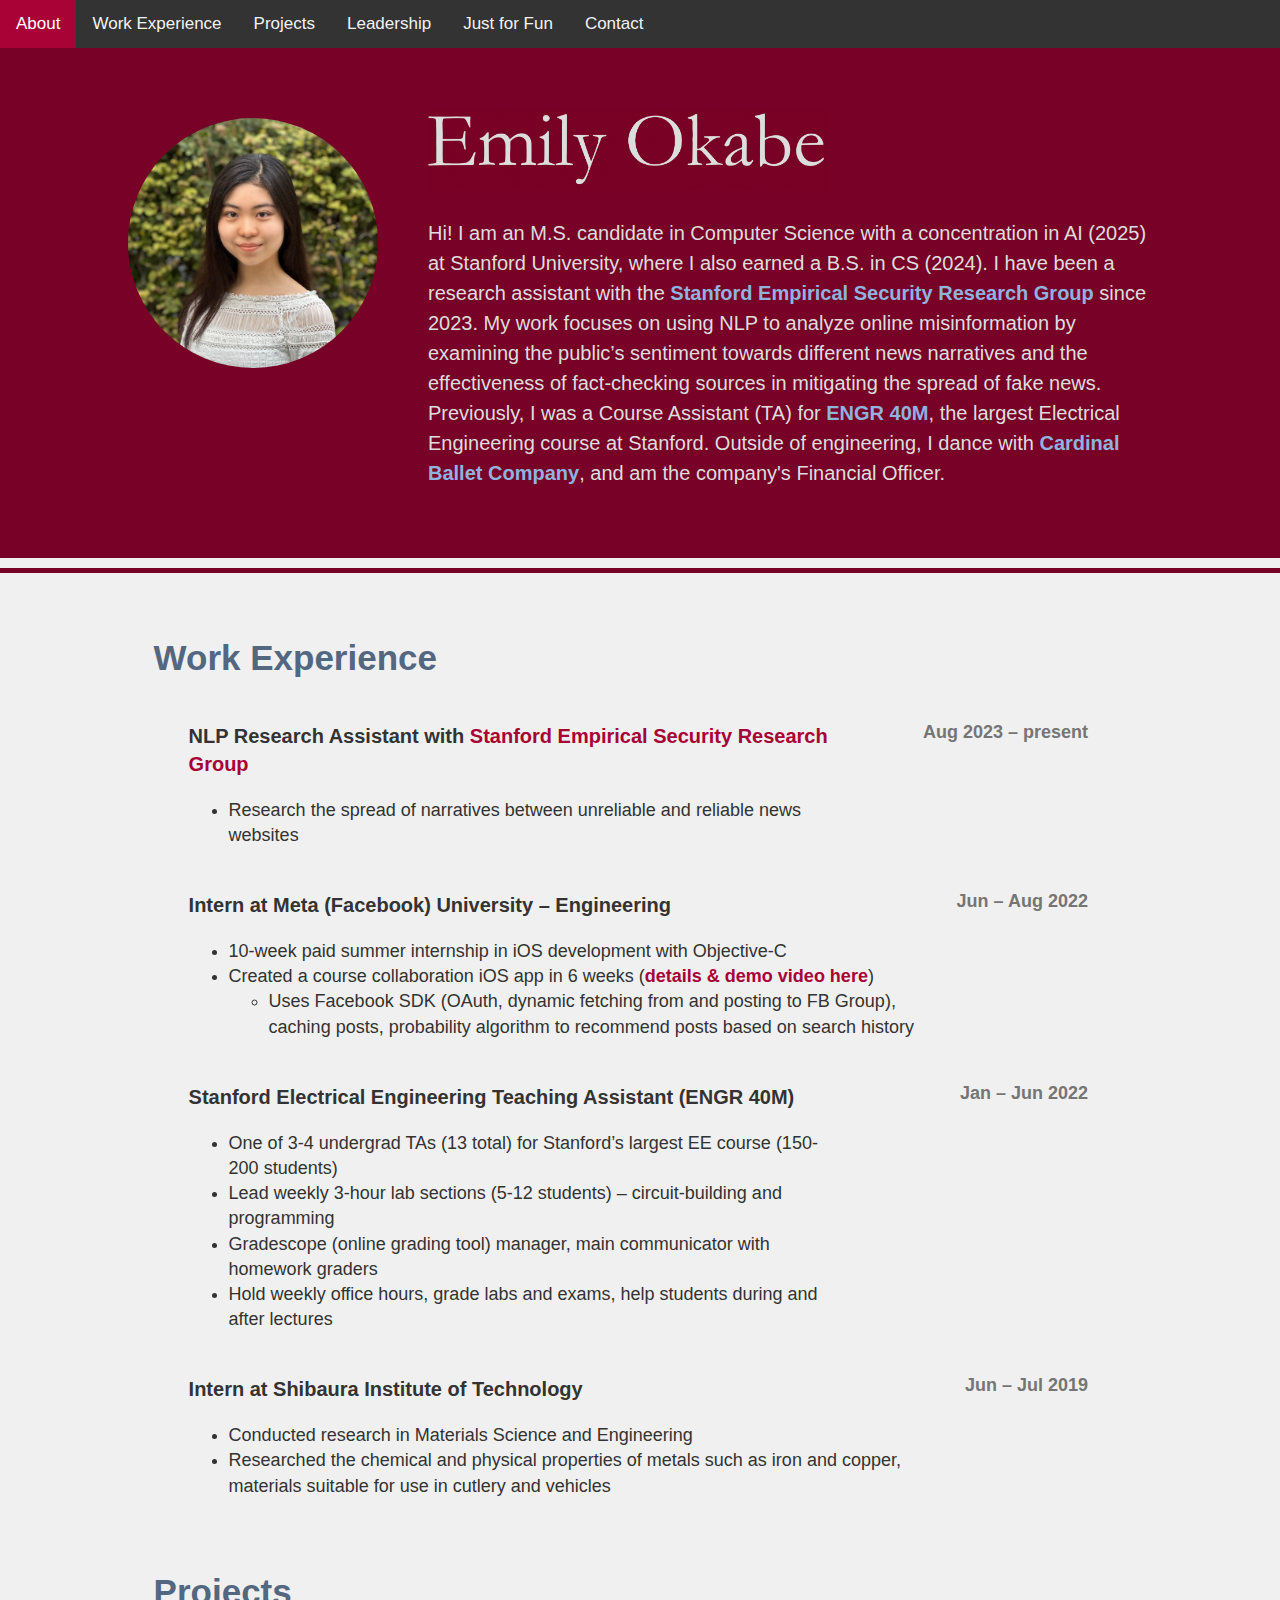
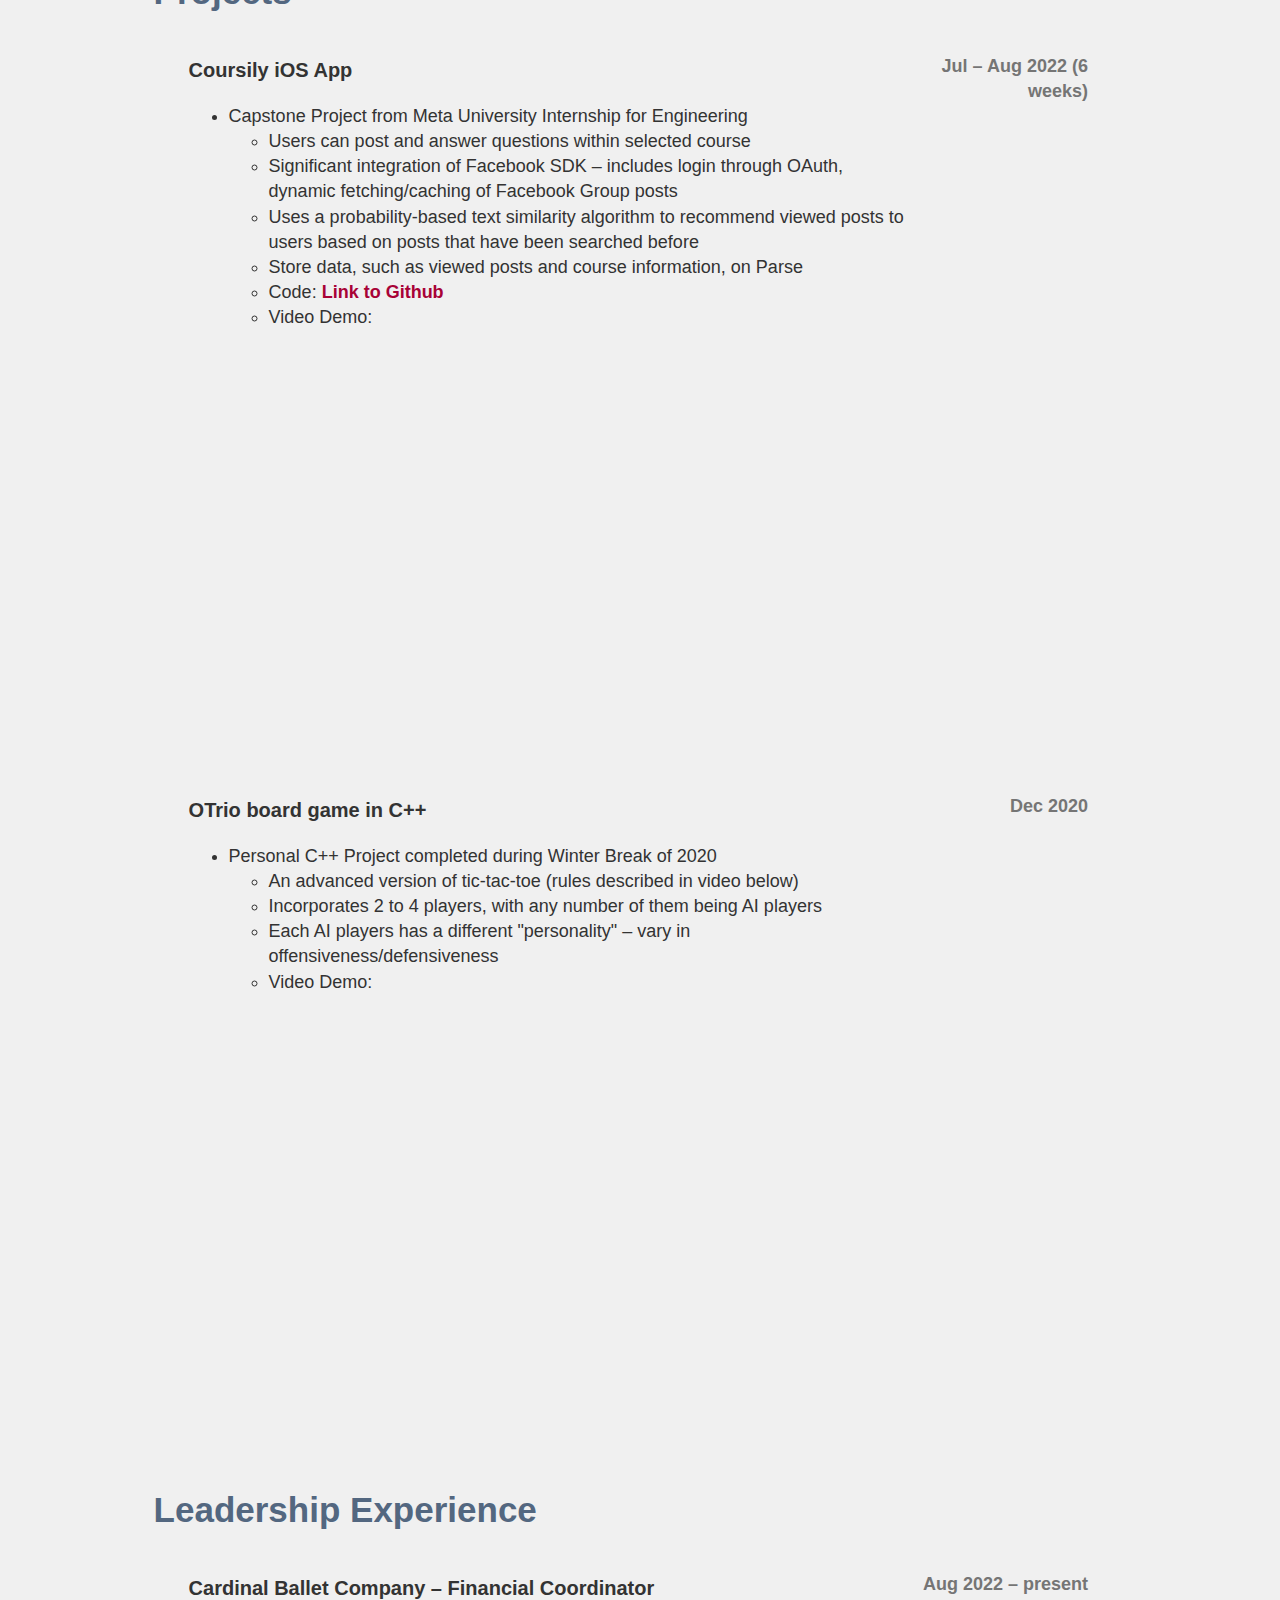
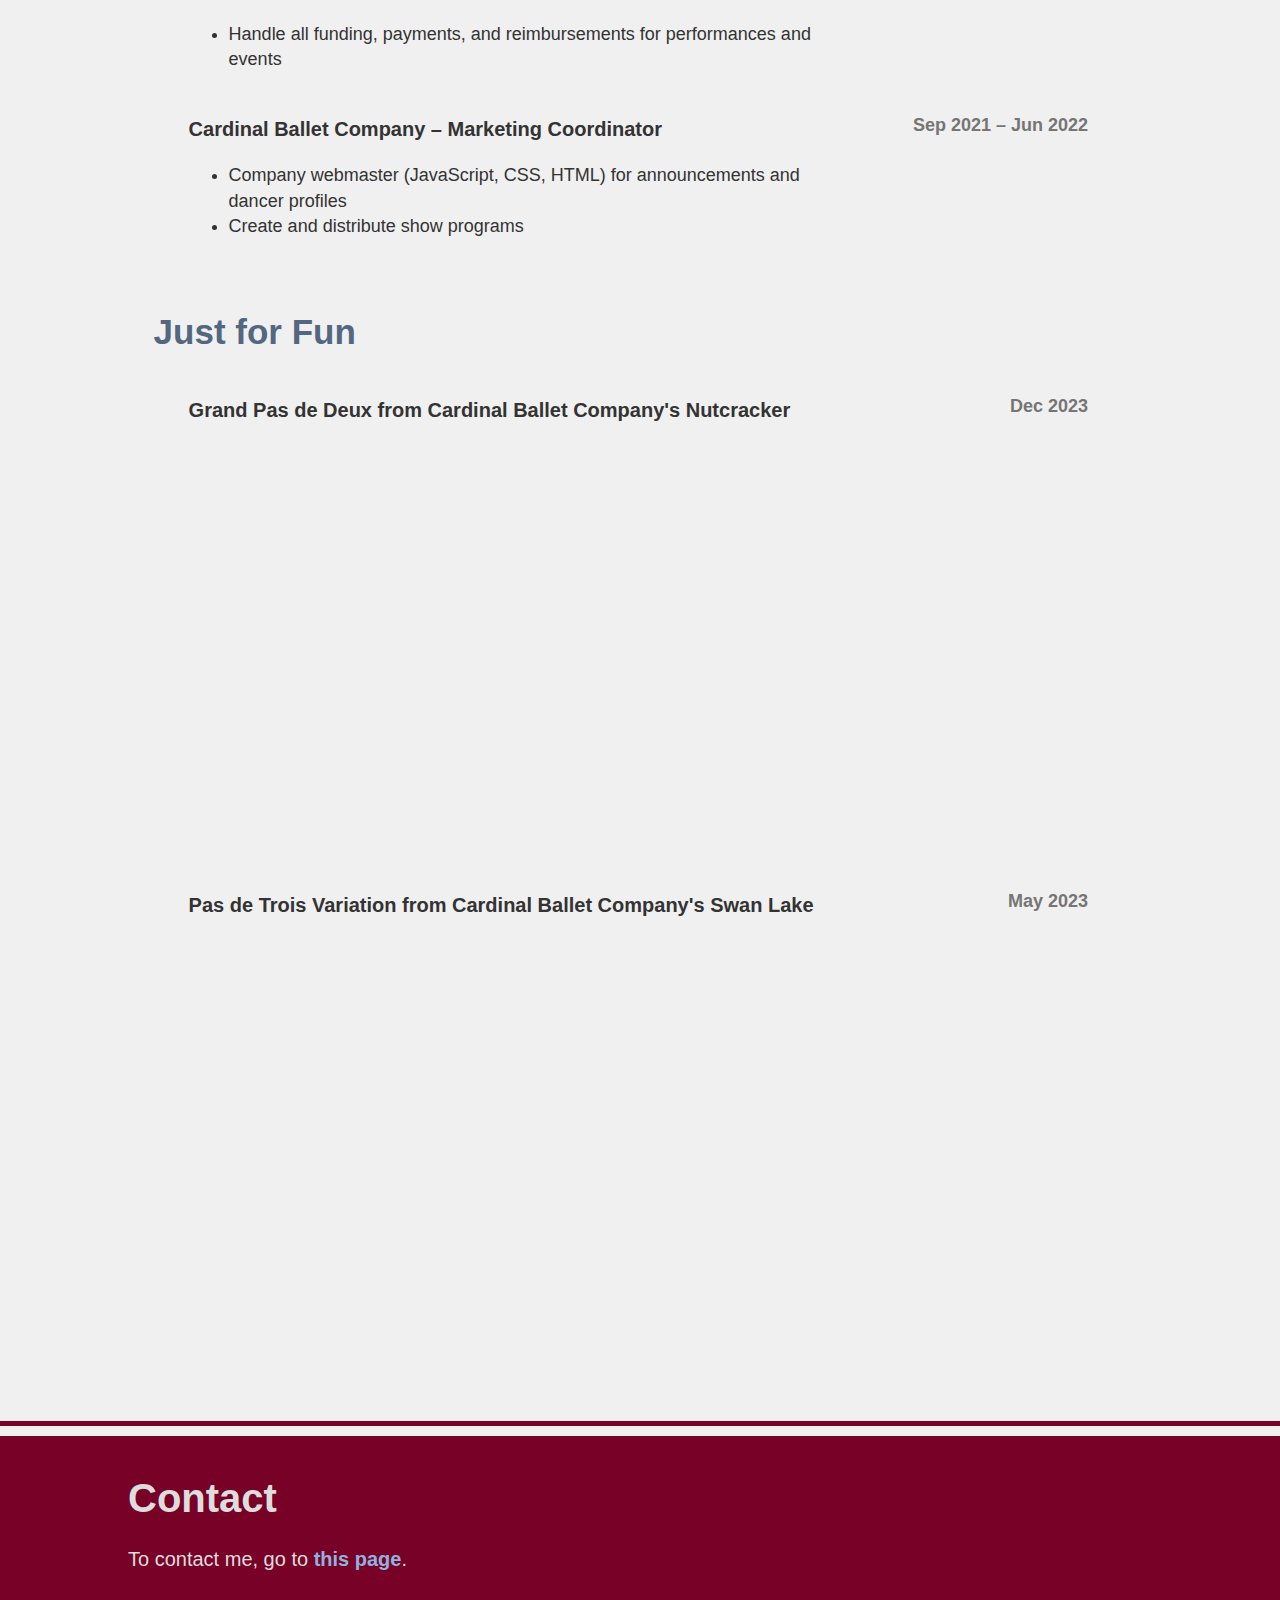
<file: index.html>
<!DOCTYPE html>
<html lang="en">
  <head>
    <meta charset="UTF-8">
    <title>About Me | Emily</title>

    <link rel="stylesheet" href="website.css">
  </head>
  <body>
    <div id="contentContainer">
      <div id="navBar">
        <a class="active" href="#home">About</a>
        <a href="#workExperience">Work Experience</a>
        <a href="#projects">Projects</a>
        <a href="#leadership">Leadership</a>
        <a href="#forFun">Just for Fun</a>
        <a href="#contact">Contact</a>
      </div>

      <div id="content">
        <section id="home">
          <section id="homeContent">
            <img id="profile_pic" src="images/Emily.JPG" alt="Profile photo">
            <div id="introText">
              <img id="name" src="images/myName.png" alt="Profile photo">
              <p>
                Hi! I am an M.S. candidate in Computer Science with a concentration in AI (2025) at Stanford University, where I also earned a B.S. in CS (2024).
                I have been a research assistant with the <a href="https://esrg.stanford.edu"
                   target="_blank">Stanford Empirical Security Research Group</a> since 2023. 
                My work focuses on using NLP to analyze online misinformation by examining the public’s sentiment towards different news narratives and the effectiveness of fact-checking sources in mitigating the spread of fake news.
                Previously, I was a Course Assistant (TA) for
                <a href="https://explorecourses.stanford.edu/search?view=catalog&filter-coursestatus-Active=on&q=ENGR%2040M:%20An%20Intro%20to%20Making:%20What%20is%20EE&academicYear=20222023"
                   target="_blank">ENGR 40M</a>,
                the largest Electrical Engineering course at Stanford. Outside of engineering, I dance with
                <a href="https://cardinalballet.stanford.edu/"
                   target="_blank">Cardinal Ballet Company</a>,
                and am the company's Financial Officer.
              </p>
            </div>
          </section>
        </section>

        <div class="space-before-line"></div>
        <div class="line"></div>

        <div id="siteBody">
          <section id="workExperience">
            <h1>Work Experience</h1>
            <div class="resumeItem">
              <div class="resumeItemText">
                <p>NLP Research Assistant with <a href="https://esrg.stanford.edu"
                   target="_blank">Stanford Empirical Security Research Group</a></p>
                <ul>
                  <li>Research the spread of narratives between unreliable and reliable news websites</li>
                </ul>
              </div>

              <div class="date">
                <p>Aug 2023 – present</p>
              </div>
            </div>

            <div class="resumeItem">
              <div class="resumeItemText">
                <p>Intern at Meta (Facebook) University – Engineering</p>
                <ul>
                  <li>10-week paid summer internship in iOS development with Objective-C</li>
                  <li>
                    Created a course collaboration iOS app in 6 weeks
                    (<a href="#coursily">details & demo video here</a>)
                    <ul>
                      <li>Uses Facebook SDK (OAuth, dynamic fetching from and posting to FB Group),
                        caching posts, probability algorithm to recommend posts based on search history</li>
                    </ul>
                  </li>
                </ul>
              </div>

              <div class="date">
                <p>Jun – Aug 2022</p>
              </div>
            </div>

            <div class="resumeItem">
              <div class="resumeItemText">
                <p>Stanford Electrical Engineering Teaching Assistant (ENGR 40M)</p>
                <ul>
                  <li>One of 3-4 undergrad TAs (13 total) for Stanford’s largest EE course (150-200 students)</li>
                  <li>Lead weekly 3-hour lab sections (5-12 students) – circuit-building and programming</li>
                  <li>Gradescope (online grading tool) manager, main communicator with homework graders</li>
                  <li>Hold weekly office hours, grade labs and exams, help students during and after lectures</li>
                </ul>
              </div>

              <div class="date">
                <p>Jan – Jun 2022</p>
              </div>
            </div>

            <div class="resumeItem">
              <div class="resumeItemText">
                <p>Intern at Shibaura Institute of Technology</p>
                <ul>
                  <li>Conducted research in Materials Science and Engineering</li>
                  <li>Researched the chemical and physical properties of metals such as iron and copper,
                    materials suitable for use in cutlery and vehicles</li>
                </ul>
              </div>

              <div class="date">
                <p>Jun – Jul 2019</p>
              </div>
            </div>
          </section>

          <section id="projects">
            <h1>Projects</h1>
            <div id="coursily" class="resumeItem">
              <div class="resumeItemText">
                <p>Coursily iOS App</p>
                <ul>
                  <li>
                    Capstone Project from Meta University Internship for Engineering
                    <ul>
                      <li>Users can post and answer questions within selected course</li>
                      <li>Significant integration of Facebook SDK – includes login through OAuth,
                        dynamic fetching/caching of Facebook Group posts</li>
                      <li>Uses a probability-based text similarity algorithm to recommend viewed posts
                        to users based on posts that have been searched before</li>
                      <li>Store data, such as viewed posts and course information, on Parse</li>
                      <li> Code: <a href="https://github.com/emokabe/CapstoneProject" target="_blank">Link to Github</a></li>
                      <li>
                        Video Demo:
                      </li>
                      <iframe width="600" height="400"
                        src="https://www.youtube.com/embed/16Y2Mc5Tihg"
                        title="YouTube video player" frameborder="0"
                        allow="accelerometer; autoplay; clipboard-write;
                          encrypted-media; gyroscope; picture-in-picture"
                        allowfullscreen>
                      </iframe>
                    </ul>
                  </li>
                </ul>
              </div>

              <div class="date">
                <p>Jul – Aug 2022 (6 weeks)</p>
              </div>
            </div>

            <div id="otrio" class="resumeItem">
              <div class="resumeItemText">
                <p>OTrio board game in C++</p>
                <ul>
                  <li>
                    Personal C++ Project completed during Winter Break of 2020
                    <ul>
                      <li>An advanced version of tic-tac-toe (rules described in video below)</li>
                      <li>Incorporates 2 to 4 players, with any number of them being AI players</li>
                      <li>Each AI players has a different "personality" – vary in offensiveness/defensiveness</li>
                      <li>
                        Video Demo:
                      </li>
                      <iframe width="600" height="400"
                        src="https://www.youtube.com/embed/5EHVNMnEQ1w"
                        title="YouTube video player" frameborder="0"
                        allow="accelerometer; autoplay; clipboard-write;
                        encrypted-media; gyroscope; picture-in-picture"
                        allowfullscreen>
                      </iframe>
                    </ul>
                  </li>
                </ul>
              </div>

              <div class="date">
                <p>Dec 2020</p>
              </div>
            </div>
          </section>

          <section id="leadership">
            <h1>Leadership Experience</h1>
            <div class="resumeItem">
              <div class="resumeItemText">
                <p>
                  Cardinal Ballet Company – Financial Coordinator
                </p>
                <ul>
                  <li>Handle all funding, payments, and reimbursements for performances and events</li>
                </ul>
              </div>

              <div class="date">
                <p>Aug 2022 – present</p>
              </div>
            </div>

            <div class="resumeItem">
              <div class="resumeItemText">
                <p>
                  Cardinal Ballet Company – Marketing Coordinator
                </p>
                <ul>
                  <li>Company webmaster (JavaScript, CSS, HTML) for announcements and dancer profiles</li>
                  <li>Create and distribute show programs</li>
                </ul>
              </div>

              <div class="date">
                <p>Sep 2021 – Jun 2022</p>
              </div>
            </div>
          </section>

          <section id="forFun">
            <h1>Just for Fun</h1>
            <div class="resumeItem">
              <div class="resumeItemText">
                <p>
                  Grand Pas de Deux from Cardinal Ballet Company's Nutcracker
                </p>
                <iframe width="600" height="400"
                  src="https://www.youtube.com/embed/k37c3X-RDlM?si=LPiQN85PwBuxjw34"
                  title="YouTube video player" frameborder="0"
                  allow="accelerometer; autoplay; clipboard-write;
                  encrypted-media; gyroscope; picture-in-picture; web-share"
                  allowfullscreen></iframe>
              </div>
              <div class="date">
                <p>Dec 2023</p>
              </div>

            </div>
            <div class="resumeItem">
              <div class="resumeItemText">
                <p>
                  Pas de Trois Variation from Cardinal Ballet Company's Swan Lake
                </p>
                <iframe width="600" height="400" 
                  src="https://www.youtube.com/embed/mSMDN1SaGWo?si=KrDkSfeBjBlSSHza" 
                  title="YouTube video player" frameborder="0" 
                  allow="accelerometer; autoplay; clipboard-write; 
                  encrypted-media; gyroscope; picture-in-picture; web-share" 
                  allowfullscreen></iframe>
              </div>
              <div class="date">
                <p>May 2023</p>
              </div>
            </div>
          </section>
        </div>

      </div>

      <div class="line"></div>
      <div class="space-before-line"></div>

      <section id="contact">
        <div id="contactContents">
          <h1>Contact</h1>
          <p>To contact me, go to <a href="contact.html">this page</a>.</p>
        </div>
      </section>

    </div>

    <script src="navBar.js"></script>
  </body>
</html>
</file>
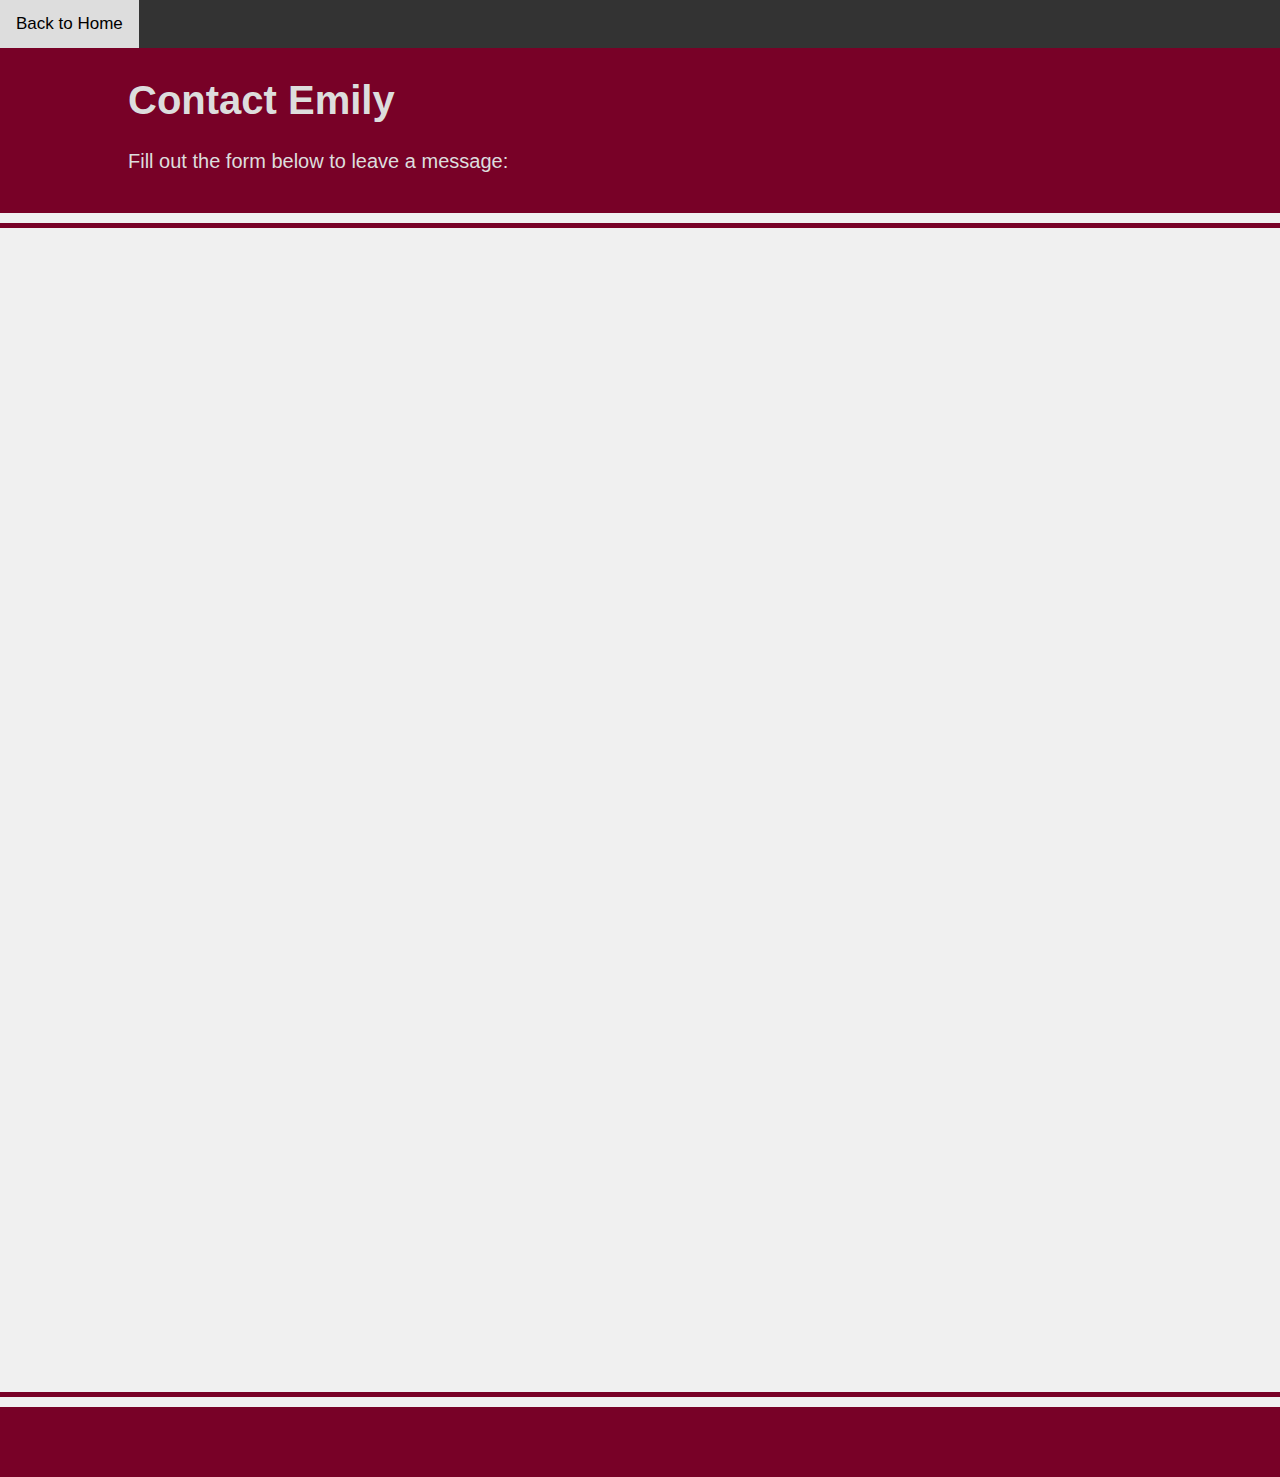
<file: contact.html>
<!DOCTYPE html>
<html lang="en">
  <head>
    <meta charset="UTF-8">
    <title>Contact Me | Emily</title>

    <link rel="stylesheet" href="contact.css">
  </head>
  <body>

    <div id="navBar">
      <a href="index.html">Back to Home</a>
    </div>

    <div id="content">
      <section id="contact-text">
        <h1>Contact Emily</h1>
        <p>Fill out the form below to leave a message:</p>
      </section>
    </div>

    <div class="space-before-line"></div>
    <div class="line"></div>

    <div id="embedded-form">
      <iframe src="https://docs.google.com/forms/d/e/1FAIpQLSf-bl9GUuHxUi4Su5HVeELW5bycYMEdaCVCZc_M0RBZj8g6Xg/viewform?embedded=true"
        width="640" height="1100" frameborder="0" marginheight="0" marginwidth="0">Loading…
      </iframe>
    </div>

    <div class="line"></div>
    <div class="space-before-line"></div>

    <div id="end-background"></div>
  </body>
</html>
</file>
<file: website.css>
body {
  margin: 0px;
  font-family: Garamond, Georgia, sans-serif;
  background-color: #f0f0f0;
}

a:link, a:visited {
  text-decoration: none;
  font-weight: bold;
  color: #a80236;
}

#contentContainer {
  width: 100%;
  display: flex;
  flex-direction: column;
}

#content h1 {
  margin-top: 50px;
  margin-bottom: 20px;
  color: #536780;
  font-size: 35px;
}

#navBar {
  background-color: #333;
  overflow: hidden;
  position: sticky;
  top: 0;
  width: 100%;
  display: block;
  z-index: 1;
}

#navBar a {
  float: left;
  color: #f2f2f2;
  text-align: center;
  padding: 14px 16px;
  font-size: 17px;
  font-weight: normal;
}


#navBar a:hover {
  background-color: #ddd;
  color: black;
}

#navBar a.active {
  background-color: #a80236;
  color: white;
}

#home {
  background-color: #780127;
  display: flex;
  word-wrap: break-word;
}

#homeContent {
  display: flex;
  word-wrap: break-word;
  margin-left: 10%;
  margin-right: 10%;
  margin-bottom: 50px;
}

#homeContent #profile_pic {
  width: 250px;
  height: 250px;
  margin-top: 70px;
  margin-bottom: 10px;
  border-radius: 150px;
}

#introText a:link, #introText a:visited {
  color: #90b2de;
}

#introText #name {
  width: 400px;
}

#homeContent p {
  font-size: 20px;
  color: #ddd;
}

#introText {
  margin-top: 60px;
  margin-left: 50px;
  display: block;
  line-height: 1.5;
}

.space-before-line {
  width: 100%;
  height: 10px;
  background-color: #f0f0f0;
}

.line {
  width: 100%;
  height: 5px;
  background-color: #780127;
}

#siteBody {
  margin-left: 12%;
  margin-right: 15%;
  margin-bottom: 60px;
  font-size: 20px;
  line-height: 1.4;
  color: #333;
}

#siteBody h1 {
  font-size: 35px;
}

#workExperience h1 {
  margin-top: 60px;
}

.resumeItem {
  margin-left: 35px;
  margin-top: 5px;
  margin-bottom: 0px;
  font-size: 18px;
  display: flex;
  justify-content: flex-end;
}

.resumeItem p {
  font-weight: 700;
  font-size: 20px;
}

.resumeItemText {
  margin-right: auto;
}

.resumeItem .date {
  margin-left: 20px;
  text-align: right;
  color: #757575;
  width: 250px;
}

.resumeItem .date p {
  font-size: 18px;
}

.resumeItem iframe {
  margin-top: 10px;
  margin-bottom: 5px;
}

#contact {
  background-color: #780127;
}

#contactContents {
  color: #ddd;
  margin-top: 40px;
  margin-bottom: 65px;
  margin-left: 10%;
  margin-right: 10%;
}

#contactContents h1 {
  font-size: 40px;
}

#contactContents p {
  font-size: 20px;
}

#contactContents a:link, #contactContents a:visited {
  color: #90b2de;
}
</file>
<file: contact.css>
body {
  margin: 0px;
  font-family: Garamond, Georgia, sans-serif;
  background-color: #f0f0f0;
}

#navBar {
  background-color: #333;
  overflow: hidden;
  position: sticky;
  top: 0;
  width: 100%;
  display: block;
  z-index: 1;
}

#navBar a {
  float: left;
  color: #f2f2f2;
  text-align: center;
  padding: 14px 16px;
  text-decoration: none;
  font-size: 17px;
}


#navBar a:hover {
  background-color: #ddd;
  color: black;
}

#content {
  background-color: #780127;
  color: #ddd;
}

#contact-text {
  position: relative;
  padding-top: 30px;
  padding-bottom: 20px;
  margin-left: 10%;
}

#content #contact-text h1 {
  background-color: #780127;
  margin-top: 0px;
  font-size: 40px;
}

#content #contact-text p {
  font-size: 20px;
}

#embedded-form {
  margin-top: 30px;
  margin-bottom: 30px;
  text-align: center;
}

.space-before-line {
  width: 100%;
  height: 10px;
  background-color: #f0f0f0;
}

.line {
  width: 100%;
  height: 5px;
  background-color: #780127;
}

#end-background {
  width: 100%;
  height: 70px;
  background-color: #780127;
}
</file>
